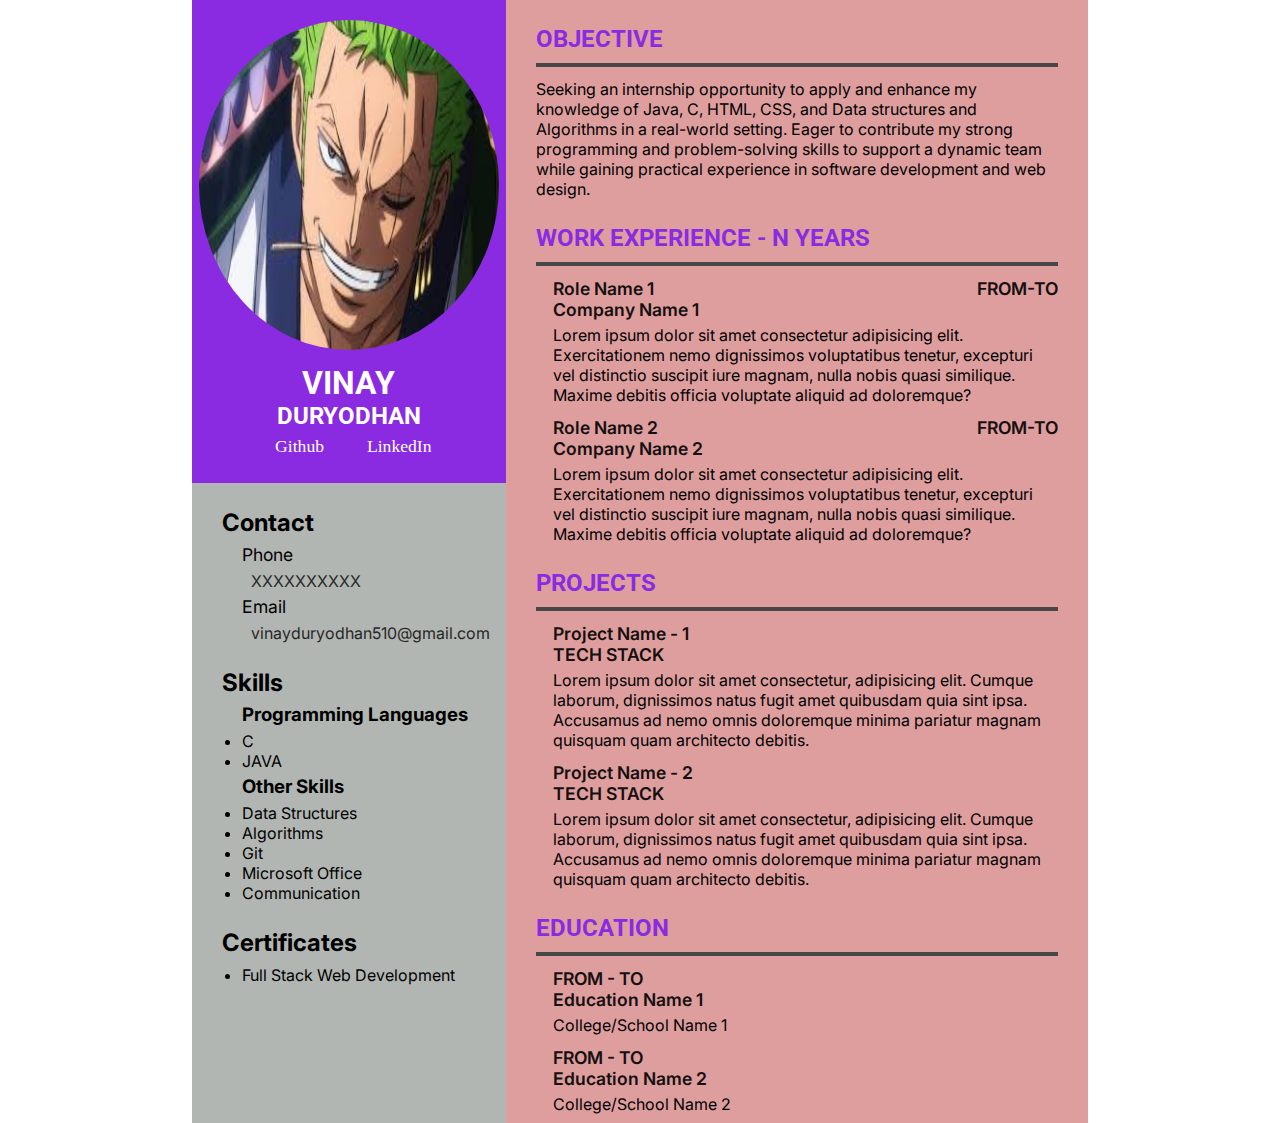
<file: 1-Resume_Project/index.html>
<!DOCTYPE html>
<html lang="en">
<head>
    <meta charset="UTF-8">
    <meta name="viewport" content="width=device-width, initial-scale=1.0">
    <title>Resume_Project</title>
    <link rel="stylesheet" href="style.css">
    <link rel="stylesheet" href="https://cdnjs.cloudflare.com/ajax/libs/font-awesome/6.4.2/css/all.min.css" integrity="sha512-z3gLpd7yknf1YoNbCzqRKc4qyor8gaKU1qmn+CShxbuBusANI9QpRohGBreCFkKxLhei6S9CQXFEbbKuqLg0DA==" crossorigin="anonymous" referrerpolicy="no-referrer" />
    <link rel="preconnect" href="https://fonts.googleapis.com">
    <link rel="preconnect" href="https://fonts.gstatic.com" crossorigin>
    <link href="https://fonts.googleapis.com/css2?family=Roboto&display=swap" rel="stylesheet">
    <link rel="preconnect" href="https://fonts.googleapis.com">
    <link rel="preconnect" href="https://fonts.gstatic.com" crossorigin>
    <link href="https://fonts.googleapis.com/css2?family=Inter&display=swap" rel="stylesheet">
</head>
<body>
    <div class="page">
        <div class="left">
            <div class="head">
                <img class="profile_photo" src="anime.jpg" alt="profile_photo">
                <h1>VINAY</h1>
                <h2>DURYODHAN</h2>
                <span><i class="fa-brands fa-github"></i><a href="https://github.com/Vinay14Newbie">Github</a></span>
                <span><i class="fa-brands fa-linkedin-in"></i><a href="
                    https://www.linkedin.com/in/vinay-duryodhan-53524b273/">LinkedIn</a></span>
            </div>
            <div class="main">
                <div class="contact">
                    <h2>Contact</h2>
                    <p class="contact_detail">Phone</p>
                    <p class="contact_detail--main">
                        <i class="fa-solid fa-phone"></i>XXXXXXXXXX
                    </p>
                    <p class="contact_detail">
                        Email
                    </p>
                    <p class="contact_detail--main">
                        <i class="fa-solid fa-envelope"></i>
                        vinayduryodhan510@gmail.com
                    </p>
                </div>
                <div class="skill">
                    <h2>Skills</h2>
                    <h3>Programming Languages</h3>
                    <ul>
                        <li>C</li>
                        <li>JAVA</li>
                    </ul>
                    <h3>Other Skills</h3>
                    <ul>
                        <li>Data Structures</li>
                        <li>Algorithms</li>
                        <li>Git</li>
                        <li>Microsoft Office</li>
                        <li>Communication</li>
                    </ul>
                </div>
                <div class="certificates">
                    <h2>Certificates</h2>
                    <ul>
                        <li>Full Stack Web Development</li>
                    </ul>
                </div>
            </div>
        </div>
        <div class="right">
            <div class="objective">
                <h2>OBJECTIVE</h2>
                <hr>
                <p>Seeking an internship opportunity to apply and enhance my knowledge of Java, C, HTML, CSS, and Data structures and Algorithms in a real-world setting. Eager to contribute my strong programming and problem-solving skills to support a dynamic team while gaining practical experience in software development and web design.</p>
            </div>
            <div class="work_exp">
                <h2>WORK EXPERIENCE - N YEARS</h2>
                <hr>
                <div class="roll_name_1">
                    <div>
                    <i class="fa-solid fa-circle-arrow-right"></i>
                    </div>
                    <div>
                        <div class="roll_name_1_heading">
                            <p>Role Name 1 <br> Company Name 1</p>
                            <p>FROM-TO</p>
                        </div>
                        <p class="roll_name_1_main">
                            Lorem ipsum dolor sit amet consectetur adipisicing elit. Exercitationem nemo dignissimos voluptatibus tenetur, excepturi vel distinctio suscipit iure magnam, nulla nobis quasi similique. Maxime debitis officia voluptate aliquid ad doloremque?
                        </p>
                    </div>
                </div>
                <div class="roll_name_2">
                    <div>
                        <i class="fa-solid fa-circle-arrow-right"></i>
                    </div>
                    <div>
                        <div class="roll_name_2_heading">
                            <p>Role Name 2 <br> Company Name 2</p>
                            <p>FROM-TO</p>
                        </div>
                        <p class="roll_name_2_main">
                            Lorem ipsum dolor sit amet consectetur adipisicing elit. Exercitationem nemo dignissimos voluptatibus tenetur, excepturi vel distinctio suscipit iure magnam, nulla nobis quasi similique. Maxime debitis officia voluptate aliquid ad doloremque?
                        </p>
                    </div>
                </div>
            </div>
            <div class="project">
                <h2>PROJECTS</h2>
                <hr>
                <div class="project_name_1">
                    <div>
                        <i class="fa-solid fa-circle-arrow-right"></i>
                    </div>
                    <div>
                        <p class="project_subheading-1">Project Name - 1 <br> TECH STACK</p>
                        <p>Lorem ipsum dolor sit amet consectetur, adipisicing elit. Cumque laborum, dignissimos natus fugit amet quibusdam quia sint ipsa. Accusamus ad nemo omnis doloremque minima pariatur magnam quisquam quam architecto debitis.</p>
                    </div>
                </div>
                <div class="project_name_2">
                    <div>
                        <i class="fa-solid fa-circle-arrow-right"></i>
                    </div>
                    <div>
                        <p class="project_subheading-2">Project Name - 2 <br> TECH STACK</p>
                        <p>Lorem ipsum dolor sit amet consectetur, adipisicing elit. Cumque laborum, dignissimos natus fugit amet quibusdam quia sint ipsa. Accusamus ad nemo omnis doloremque minima pariatur magnam quisquam quam architecto debitis.</p>
                    </div>
                </div>
            </div>
            <div class="education">
                <h2>EDUCATION</h2>
                <hr>
                <div class="education-1">
                    <div>
                        <i class="fa-solid fa-circle-arrow-right"></i>
                    </div>
                    <div>
                        <p class="education_subheading-1">FROM - TO <br> Education Name 1</p>
                        <p>College/School Name 1</p>
                    </div>
                </div>
                <div class="education-2">
                    <div>
                        <i class="fa-solid fa-circle-arrow-right"></i>
                    </div>
                    <div>
                    <p class="education_subheading-2">FROM - TO <br> Education Name 2</p>
                    <p>College/School Name 2</p>
                </div>
                </div>
            </div>
        </div>
    </div>
</body>
</html>
</file>
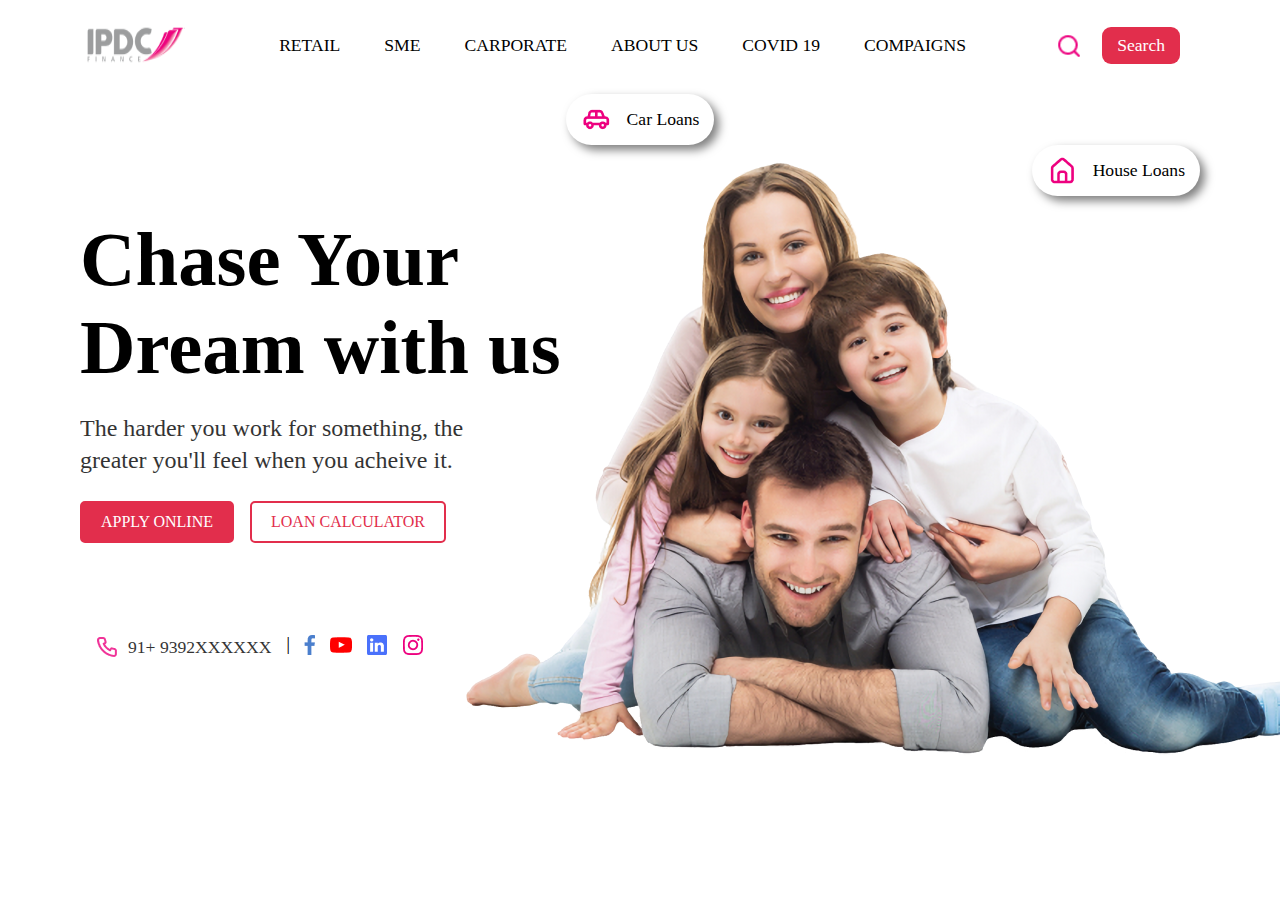
<file: 2-Web_Page_Clone/index.html>
<!DOCTYPE html>
<html lang="en">
<head>
    <meta charset="UTF-8">
    <meta name="viewport" content="width=device-width, initial-scale=1.0">
    <title>Web-page Clone</title>
    <link rel="stylesheet" href="style.css">
</head>
<body>
    <div class="page">
        <div class="main">
            <header>
                <img src="assets/website-logo.png" alt="website-logo">
                <nav>
                    <ul>
                        <li>RETAIL</li>
                        <li>SME</li>
                        <li>CARPORATE</li>
                        <li>ABOUT US</li>
                        <li>COVID 19</li>
                        <li>COMPAIGNS</li>
                    </ul>
                </nav>
                <div class="search">
                    <img src="assets/search-icon.png" alt="search-icon">
                    <div class="search_button">Search</div>
                </div>
            </header>
            <div class="car_loan">
                <div>
                    <img src="assets/car.png" alt="car">
                    <span>Car Loans</span>
                </div>
            </div>
            <div class="house_loan">
                <div>
                    <img src="assets/House.png" alt="house_loan">
                    <span>House Loans</span>
                </div>
            </div>

            <main>
                <div class="content">
                    <h1>Chase Your <br> Dream with us</h1>
                    <p>The harder you work for something, the <br> greater you'll feel when you acheive it.</p>
                    <div class="buttons">
                        <div class="btn btn-1">APPLY ONLINE</div>
                        <div class="btn btn-2">LOAN CALCULATOR</div>
                    </div>
                </div>
            </main>
            <footer>
                <div class="contact">
                    <img src="assets/phone.png" alt="phone">
                    91+ 9392XXXXXX
                </div>
                <p>|</p>
                <div class="social_media">
                    <img src="assets/facebook.png" alt="facebook">
                    <img src="assets/youtube.png" alt="youtube">
                    <img src="assets/linkedin.png" alt="linkedin">
                    <img src="assets/instagram.png" alt="instagram">
                </div>
            </footer>
        </div>
    </div>
</body>
</html>
</file>
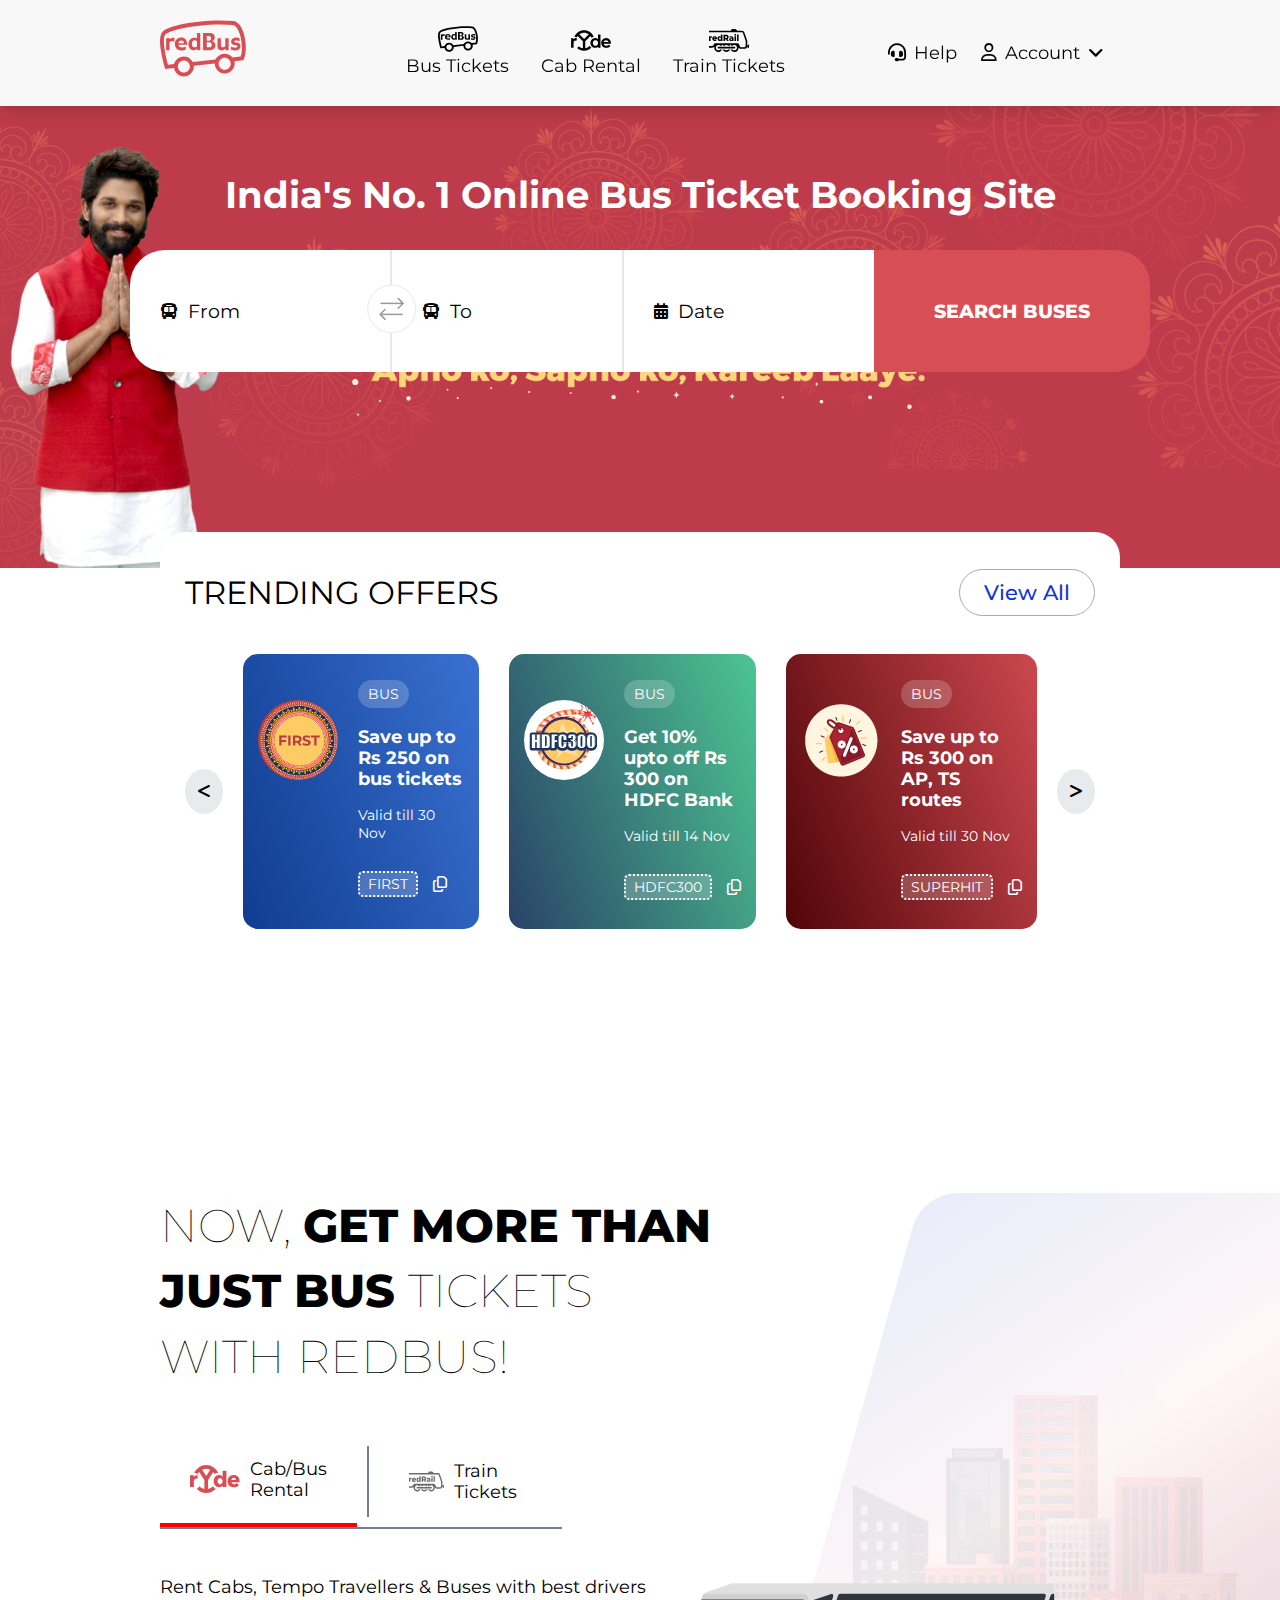
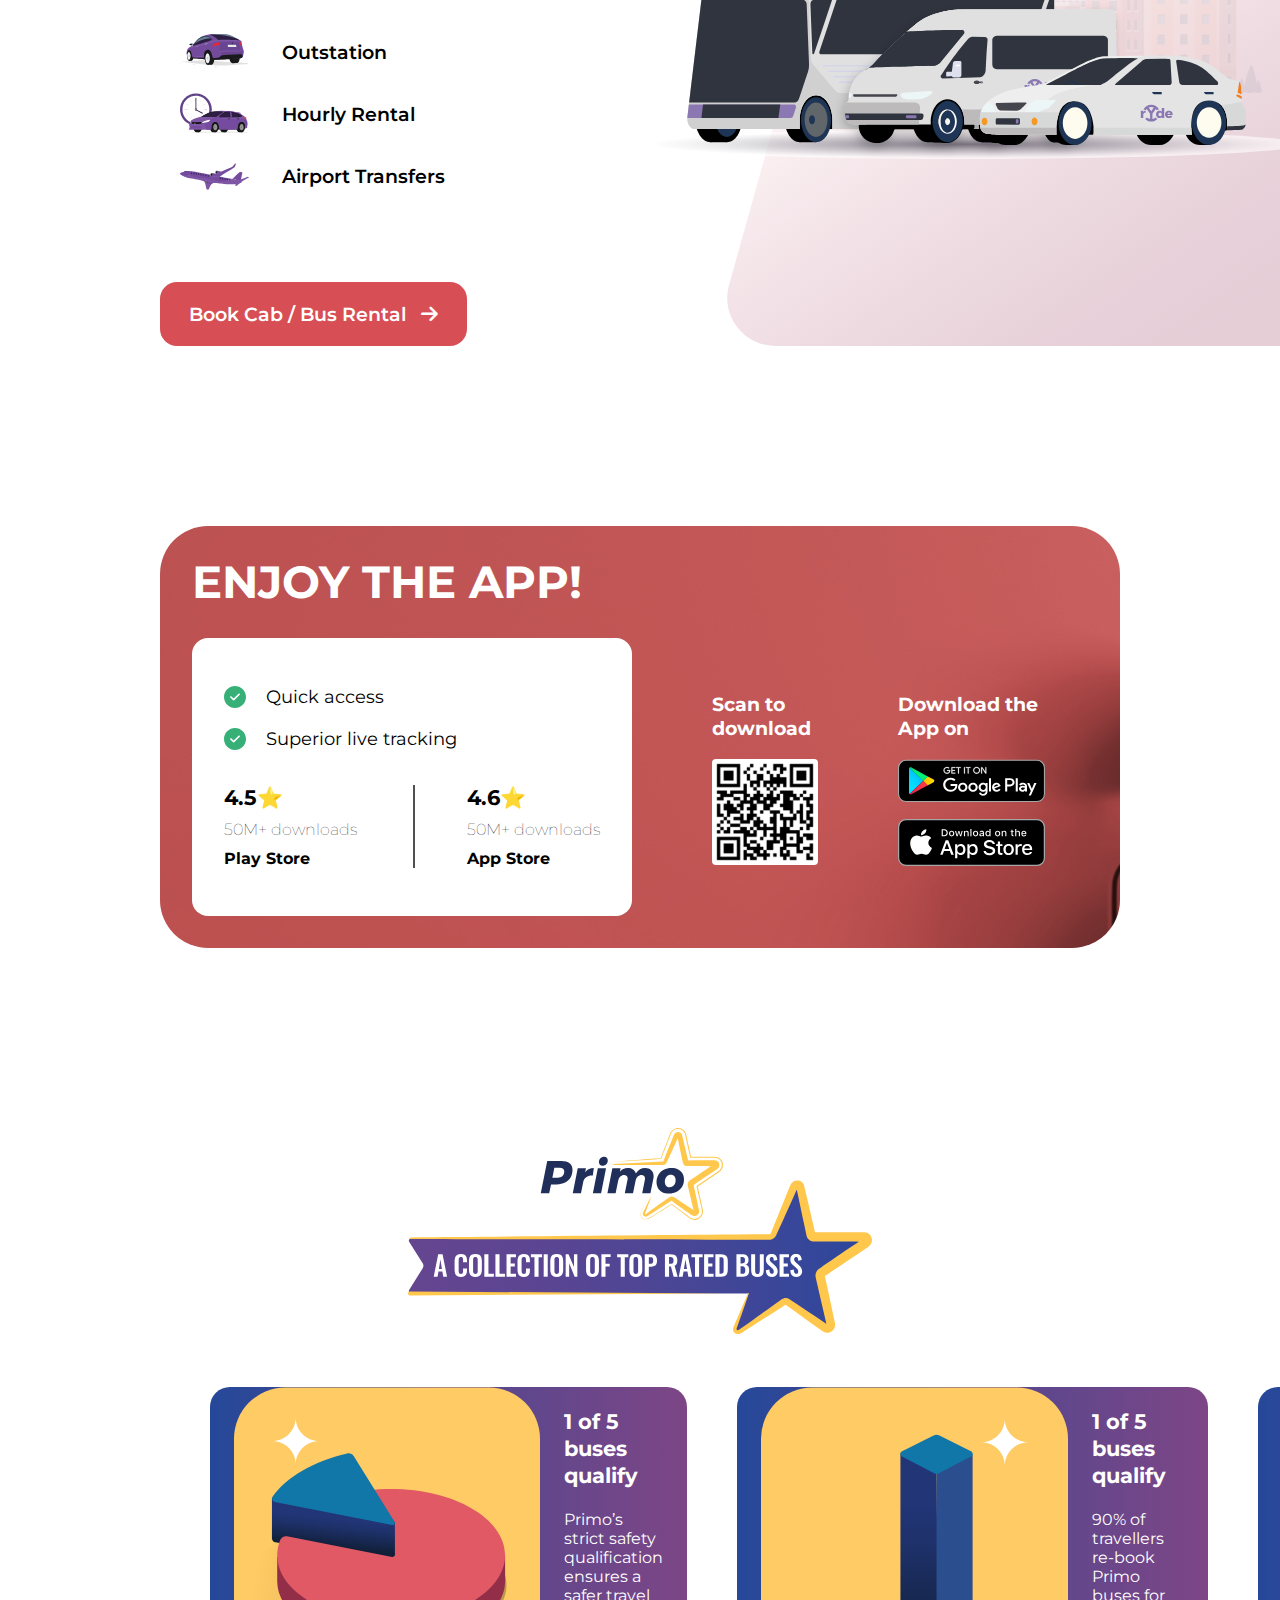
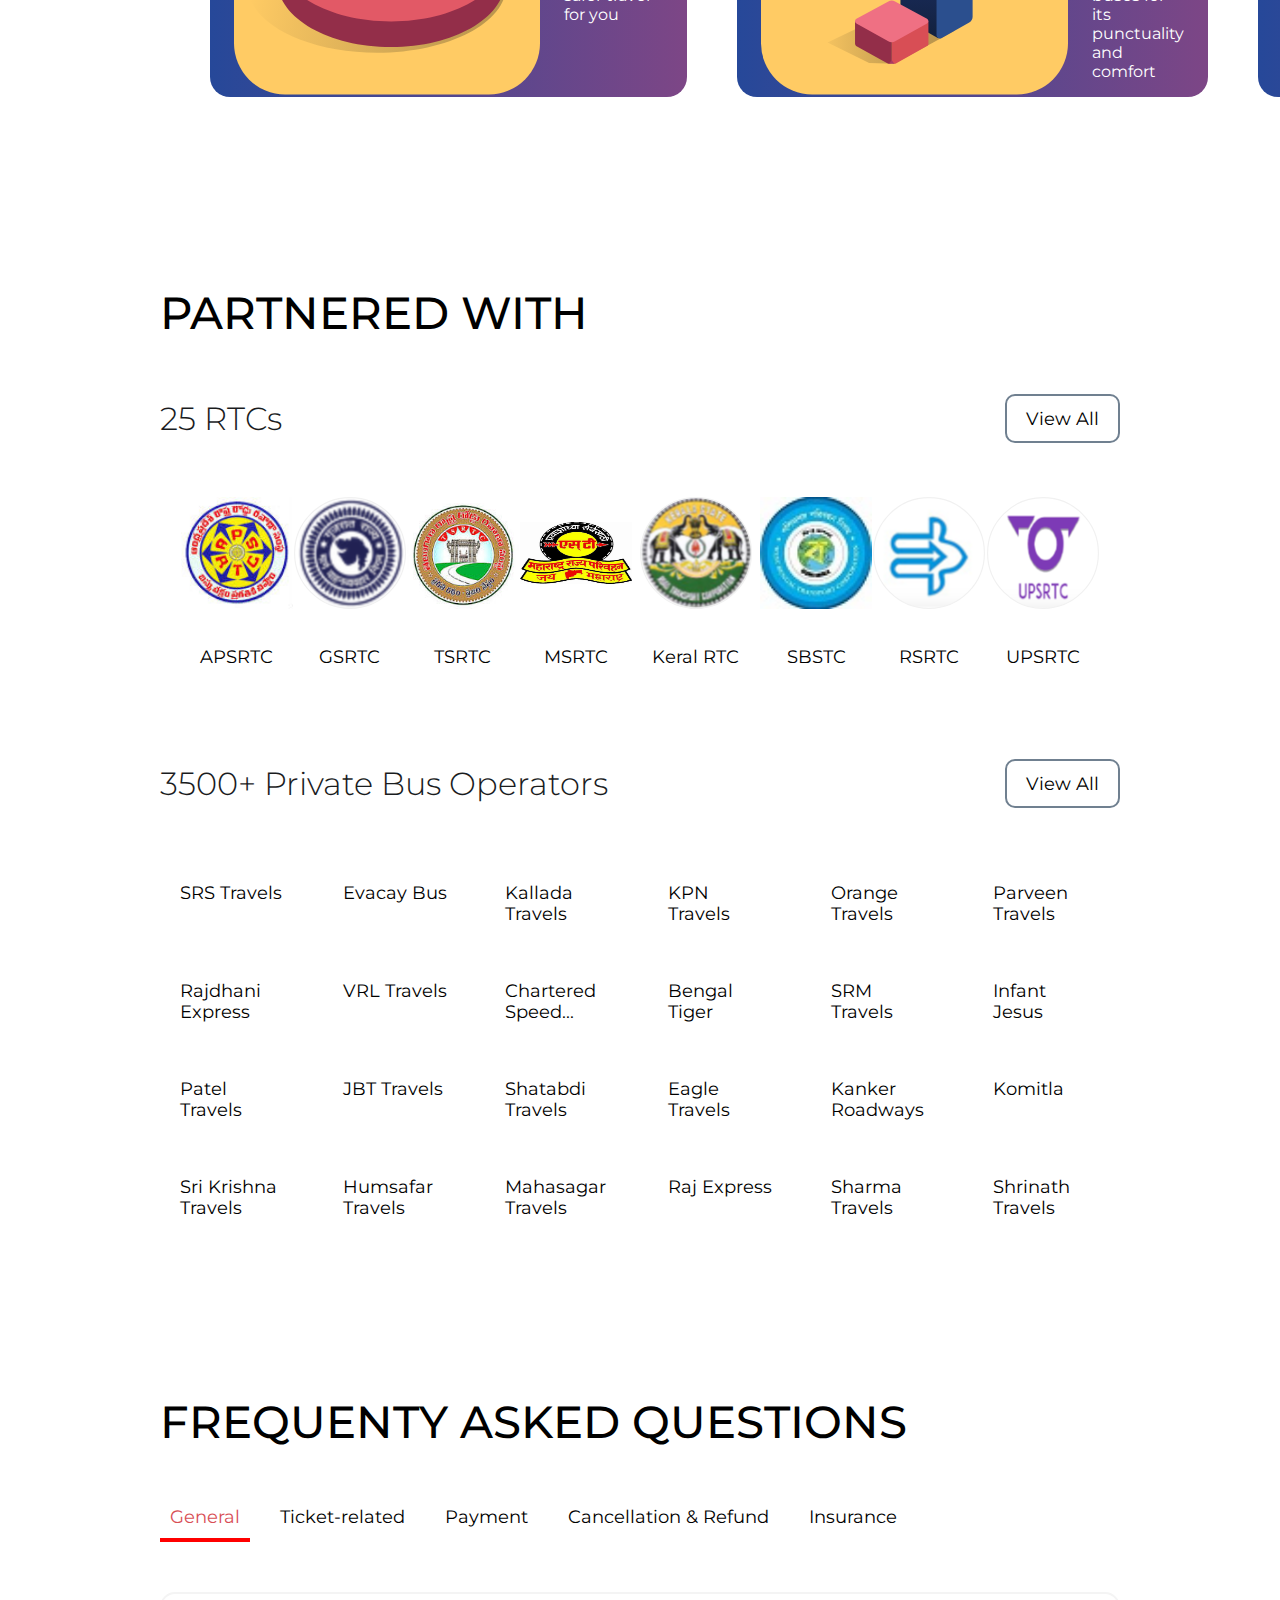
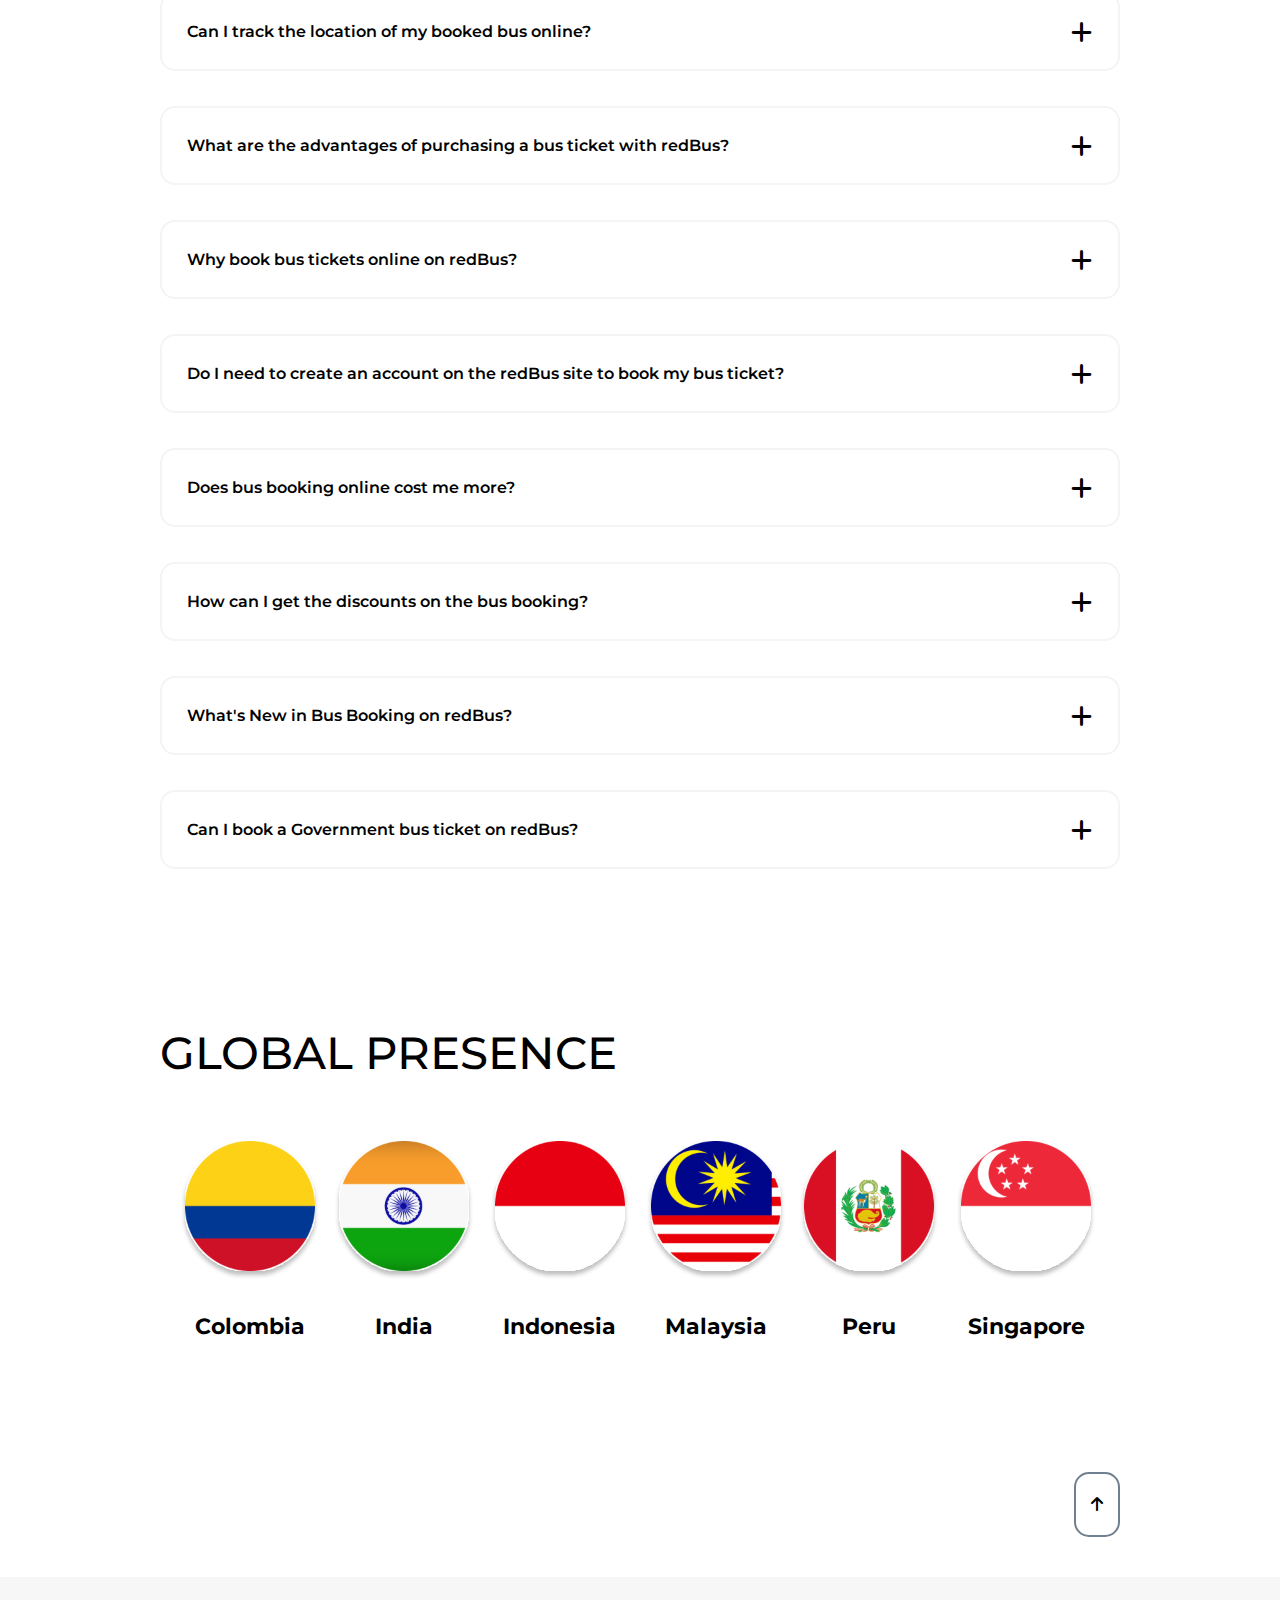
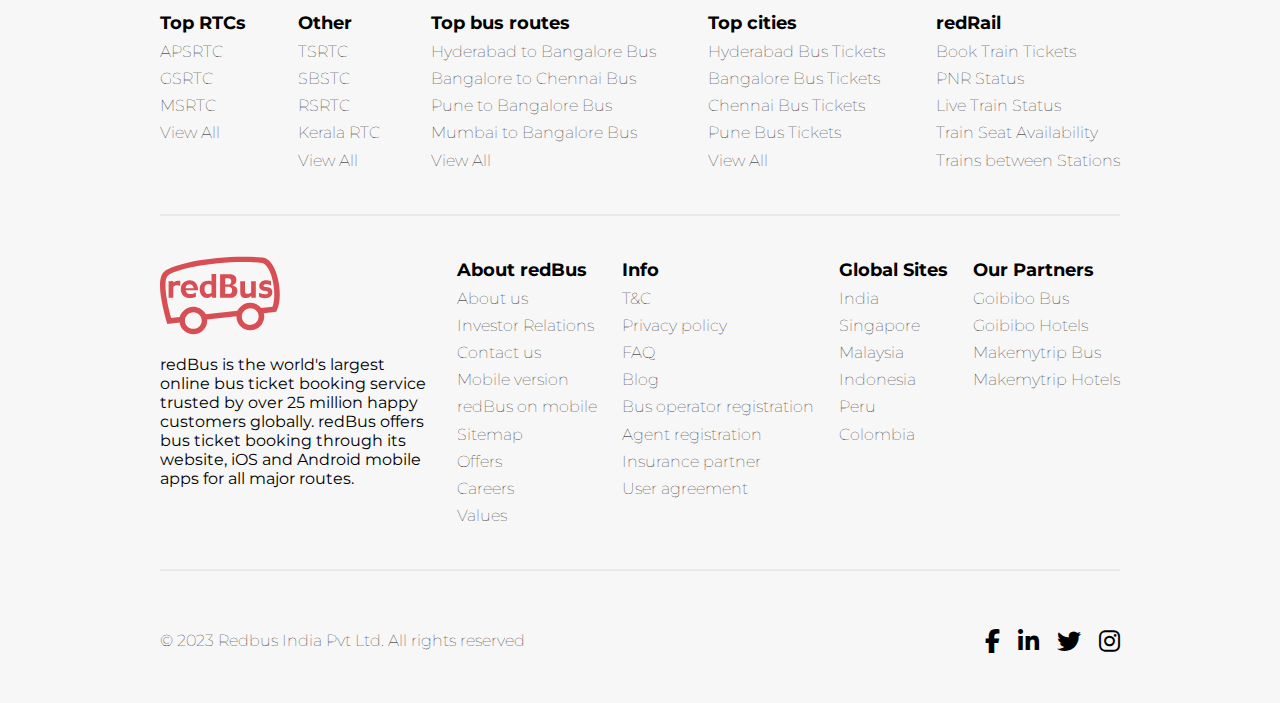
<file: 3-Red_Bus_Clone/index.html>
<!DOCTYPE html>
<html lang="en">
<head>
    <meta charset="UTF-8">
    <meta name="viewport" content="width=device-width, initial-scale=1.0">
    <title>Document</title>
    <link rel="stylesheet" href="style.css">
    <link rel="stylesheet" href="https://cdnjs.cloudflare.com/ajax/libs/font-awesome/6.4.2/css/all.min.css">
    <link rel="preconnect" href="https://fonts.googleapis.com">
    <link rel="preconnect" href="https://fonts.gstatic.com" crossorigin>
    <link href="https://fonts.googleapis.com/css2?family=Montserrat:wght@500&display=swap" rel="stylesheet">
</head>
<body>
    <!-- navbar starts here -->
    <nav class="nav">
        <div class="left">
            <!-- logo -->
            <div class="logo">
                <img src="./assets/redbus-logo.svg" alt="logo">
            </div>

            <!-- nav items -->
            <div class="nav_items">
                <div class="bus_tickets">
                    <img src="./assets/redbus-logo.svg" alt="">
                    <span>Bus Tickets</span>
                </div>
                <div class="cab_rental">
                    <img src="./assets/ryde_vertical.svg" alt="ryde">
                    <span>Cab Rental</span>
                </div>
                <div class="train_tickets">
                    <img src="./assets/rail_vertical.svg" alt="rail_vertical">
                    <span>Train Tickets</span>
                </div>
            </div>
        </div>

        <!-- nav account -->
        <div class="right">
            <div class="item">
                <i class="fa-solid fa-headset"></i>
                <span>Help</span>
            </div>
            <div class="item">
                <i class="fa-regular fa-user"></i>
                <span>Account</span>
                <i class="fa-solid fa-angle-down mt-1"></i>
            </div>
        </div>
    </nav>
    <!-- navbar ends here -->


    <!-- header starts here -->
    <header>
        <div class="wrapper">
            <div class="heading">India's No. 1 Online Bus Ticket Booking Site</div>
            <div class="search">
                <div class="search_deep">
                    <div class="item from">
                        <div class="in">
                            <i class="fa-solid fa-bus m-2.5 text-slate-600"></i>
                            <p>From</p>
                        </div>
                    </div>
                    <div class="item to">
                        <div class="two_arrow">
                            <img class="" src="./assets/arrow_two_sided.png" alt="">
                        </div>
                        <div class="in">
                            <i class="fa-solid fa-bus m-2.5 text-slate-600"></i>
                            <p>To</p>
                        </div>
                    </div>
                    <div class="item date">
                        <div class="in">
                            <i class="fa-solid fa-calendar-days m-2.5 text-slate-600"></i>
                            <p>Date</p>
                        </div>
                    </div>
                </div>
                <div class="search_b">
                    <p>SEARCH BUSES</p>
                </div>
            </div>
            <div class="trending_offers--wrapper">
                <div class="trending_offers">
                    <div class="trending_heading">
                        <h1>TRENDING OFFERS</h1>
                        <div class="btn">View All</div>
                    </div>
                    <div class="trending_cards">
                        <div class="two_arrow left_arrow btn"><i class="fa-solid fa-greater-than fa-rotate-180"></i></i></div>
                        <div class="trending_cards_set">
                            <div class="first_card">
                                <div class="first_card_img">
                                    <img src="./assets/first_offers.png" alt="">
                                </div>
                                <div class="first_card_content">
                                    <div class="card_content--top">BUS</div>
                                    <p class="card_content--data">Save up to Rs 250 on bus tickets</p>
                                    <p class="card_unimp">Valid till 30 Nov</p>
                                    <div class="card_bottom">
                                        <p class="card_bottom--coupon">FIRST</p>
                                        <i class="fa-regular hover:cursor-pointer fa-copy text-lg btn"></i>
                                    </div>
                                </div>
                            </div>
                            <div class="first_card second_card">
                                <div class="first_card_img">
                                    <img src="./assets/second_offers.png" alt="">
                                </div>
                                <div class="first_card_content">
                                    <div class="card_content--top">BUS</div>
                                    <p class="card_content--data">Get 10% upto off Rs 300 on HDFC Bank</p>
                                    <p class="card_unimp">Valid till 14 Nov</p>
                                    <div class="card_bottom">
                                        <p class="card_bottom--coupon">HDFC300</p>
                                        <i class="fa-regular hover:cursor-pointer fa-copy text-lg btn"></i>
                                    </div>
                                </div>
                            </div>
                            <div class="first_card third_card">
                                <div class="first_card_img">
                                    <img src="./assets/third_offers.png" alt="">
                                </div>
                                <div class="first_card_content">
                                    <div class="card_content--top">BUS</div>
                                    <p class="card_content--data">Save up to Rs 300 on AP, TS routes</p>
                                    <p class="card_unimp">Valid till 30 Nov</p>
                                    <div class="card_bottom">
                                        <p class="card_bottom--coupon">SUPERHIT</p>
                                        <i class="fa-regular hover:cursor-pointer fa-copy text-lg btn"></i>
                                    </div>
                                </div>
                            </div>
                        </div>
                        <div class="two_arrow right_arrow btn"><i class="fa-solid fa-greater-than"></i></i></div>
                    </div>
                </div>
            </div>
        </div>
    </header>


    <!-- main section -->
    <main>
        <!-- section 1 | get more than red bus -->
        <section class="first_section">
            <!-- left -->
            <div class="left">
                <p class="first_section__left--heading">now, <span class="">get more than <br> just bus </span>tickets with redbus!</p>
                <div class="first_section_left--content">
                    <div class="buttons">
                        <div class="first_button first_button--first">
                            <div class="">
                                <img class="" src="./assets/ryde_red.svg" alt="">
                                <p class="">Cab/Bus Rental</p>
                            </div>
                        </div>
                        <div class="border_first--section"></div>
                        <div class="first_button first_button--second">
                            <div class="">
                                <img class="" src="./assets/rail_vertical.svg" alt="">
                                <p class="">Train Tickets</p>
                            </div>
                        </div>
                    </div>
                </div>
                <p class="first_section_left--subheading">Rent Cabs, Tempo Travellers & Buses with best drivers</p>
                <div class="first_section_left--options">
                    <div class="first_section_left--options--">
                        <img class="" src="./assets/ryde_car_1st.svg" alt="">
                        <span>Outstation</span>
                    </div>
                    <div class="first_section_left--options--">
                        <img class="" src="./assets/ryde_car_hourly_2nd.svg" alt="">
                        <span>Hourly Rental</span>
                    </div>
                    <div class="first_section_left--options-- airport_transport">
                        <img class="" src="./assets/ryde_airport_transport_3rd.svg" alt="">
                        <span>Airport Transfers</span>
                    </div>
                </div>
                <div class="first_section--button btn">
                    <span>Book Cab / Bus Rental</span>
                    <i class="fa-solid fa-arrow-right"></i>
                </div>
            </div>
            <!-- right -->
            <div class="first_section--right">
                <img class="" src="./assets/cars_sec_1.svg" alt="">
            </div>
        </section>
        <!-- section 1 ends here -->

        <!-- section-2 | enjoy the app -->
        <section class="second_section">
            <div class="second_section--wrapper">
                <h1 class="second_section--heading">ENJOY THE APP!</h1>
                <div class="second_section--content">
                    <!-- first card -->
                    <div class="second_section--first_card">
                        <div class="second_section--first_card--head">
                            <img class="" src="./assets/green_tick.svg" alt="">
                            <span class="">Quick access</span>
                        </div>
                        <div class="second_section--first_card--head second_section--first_card--head--second">
                            <img class="" src="./assets/green_tick.svg" alt="">
                            <span class="">Superior live tracking</span>
                        </div>
                        <div class="second_section--first_card--content">
                            <div>
                                <div class="rating">4.5<span class="">&#11088;</span></div>
                                <div class="fiftyM">50M+ downloads</div>
                                <div class="">Play Store</div>
                            </div>
                            <div class="second_section--first_card--content--break_point"></div>
                            <div>
                                <div class="rating">4.6<span class="">&#11088;</span></div>
                                <div class="fiftyM">50M+ downloads</div>
                                <div class="">App Store</div>
                            </div>
                        </div>
                    </div>
                    <div class="second_section--second_card">
                        <!-- second card -->
                        <div class="second_section--second_card--first">
                            <p class="second_section--second_card--heading">Scan to <br>download</p>
                            <img src="./assets/qrCode.svg" alt="">
                        </div>
                        <!-- third card -->
                        <div class="second_section--second_card--second">
                            <p class="second_section--second_card--heading">Download the <br> App on</p>
                            <img class="btn" src="./assets/playStore.svg" alt="">
                            <img class="btn" src="./assets/appStore.svg" alt="">
                        </div>
                    </div>
                </div>
            </div>
        </section>
        <!-- section 2 ends here -->

        <!-- section 3 | primo -->
        <section class="third_section">
            <div class="primo_banner">
                <img src="./assets/primoTopBanner.svg" alt="">
            </div>
            <div class="third_section_cards">
                <div class="primo_card1 btn-no">
                    <img src="./assets/primoSubImg1.svg" alt="">
                    <div class="primo_card1--content">
                        <p class="primo_card1--content--heading">1 of 5 buses qualify</p>
                        <p class="primo_card1--content--content">Primo’s strict safety qualification ensures a safer travel for you</p>
                    </div>
                </div>
                <div class="primo_card1 btn-no">
                    <img src="./assets/primoSubImg2.svg" alt="">
                    <div class="primo_card1--content">
                        <p class="primo_card1--content--heading">1 of 5 buses qualify</p>
                        <p class="primo_card1--content--content">90% of travellers re-book Primo buses for its punctuality and comfort</p>
                    </div>
                </div>
                <div class="primo_card1 btn-no">
                    <img src="./assets/primoSubImg3.svg" alt="">
                    <div class="primo_card1--content">
                        <p class="primo_card1--content--heading">9 Lac+ monthly travellers</p>
                        <p class="primo_card1--content--content">In 2022, 9 Lac+ people traveled with Primo every month</p>
                    </div>
                </div>
            </div>
        </section>
        <!-- section 3 ends here -->

        <!-- section 4 | partnered with -->
        <section class="fourth_section">
            <h1>PARTNERED WITH</h1>
            <section class="fourth_section--first">
                <div>
                    <div class="fourth_section__first--head">
                        <p class="fourth_section__first--head--first">25 RTCs</p>
                        <p class="fourth_section__first--head--second btn">View All</p>
                    </div>
                    <div class="fourth_section__first--content">
                        <div class="fourth_section__first--head__content--card">
                            <img src="./assets/APSRTC.png" alt="">
                            <p class="travel_connections">APSRTC</p>
                        </div>
                        <div class="fourth_section__first--head__content--card">
                            <img src="./assets/gsrtc.svg" alt="">
                            <p class="travel_connections">GSRTC</p>
                        </div>
                        <div class="fourth_section__first--head__content--card">
                            <img src="./assets/TSRTC.png" alt="">
                            <p class="travel_connections">TSRTC</p>
                        </div>
                        <div class="fourth_section__first--head__content--card">
                            <img src="./assets/msrtc.png" alt="">
                            <p class="travel_connections">MSRTC</p>
                        </div>
                        <div class="fourth_section__first--head__content--card">
                            <img src="./assets/KERALA-RTC.svg" alt="">
                            <p class="travel_connections">Keral RTC</p>
                        </div>
                        <div class="fourth_section__first--head__content--card">
                            <img src="./assets/SBSTC.png" alt="">
                            <p class="travel_connections">SBSTC</p>
                        </div>
                        <div class="fourth_section__first--head__content--card">
                            <img src="./assets/RSRTC.svg" alt="">
                            <p class="travel_connections">RSRTC</p>
                        </div>
                        <div class="fourth_section__first--head__content--card">
                            <img src="./assets/UPSRTC.svg" alt="">
                            <p class="travel_connections">UPSRTC</p>
                        </div>
                    </div>
                </div>
            </section>
            <section class="fourth_section--second">
                <div class="fourth_section__first--head">
                    <p class="fourth_section__first--head--first">3500+ Private Bus Operators</p>
                    <p class="fourth_section__first--head--second btn">View All</p>
                </div>
                <div class="travel_connection--list">
                    <div class="travel_connections">SRS Travels</div>
                    <div class="travel_connections">Evacay Bus</div>
                    <div class="travel_connections">Kallada Travels</div>
                    <div class="travel_connections">KPN Travels</div>
                    <div class="travel_connections">Orange Travels</div>
                    <div class="travel_connections">Parveen Travels</div>
                    <div class="travel_connections">Rajdhani Express</div>
                    <div class="travel_connections">VRL Travels</div>
                    <div class="travel_connections">Chartered Speed...</div>
                    <div class="travel_connections">Bengal Tiger</div>
                    <div class="travel_connections">SRM Travels</div>
                    <div class="travel_connections">Infant Jesus</div>
                    <div class="travel_connections">Patel Travels</div>
                    <div class="travel_connections">JBT Travels</div>
                    <div class="travel_connections">Shatabdi Travels</div>
                    <div class="travel_connections">Eagle Travels</div>
                    <div class="travel_connections">Kanker Roadways</div>
                    <div class="travel_connections">Komitla</div>
                    <div class="travel_connections">Sri Krishna Travels</div>
                    <div class="travel_connections">Humsafar Travels</div>
                    <div class="travel_connections">Mahasagar Travels</div>
                    <div class="travel_connections">Raj Express</div>
                    <div class="travel_connections">Sharma Travels</div>
                    <div class="travel_connections">Shrinath Travels</div>
                </div>
            </section>
        </section>
        <!-- section 4 ends here -->

        <!-- section 5 | FAQ -->
        <section class="fifth_section">
            <h1>FREQUENTY ASKED QUESTIONS</h1>
            <div class="faq_content">
                <p>General</p>
                <p>Ticket-related</p>
                <p>Payment</p>
                <p>Cancellation & Refund</p>
                <p>Insurance</p>
            </div>
            <div class="faq">
                <div class="fa1_qs">
                    <p>Can I track the location of my booked bus online?</p>
                    <i class="fa-solid fa-plus"></i>
                </div>
                <div class="fa1_qs">
                    <p>What are the advantages of purchasing a bus ticket with redBus?</p>
                    <i class="fa-solid fa-plus"></i>
                </div>
                <div class="fa1_qs">
                    <p>Why book bus tickets online on redBus?</p>
                    <i class="fa-solid fa-plus"></i>
                </div>
                <div class="fa1_qs">
                    <p>Do I need to create an account on the redBus site to book my bus ticket?</p>
                    <i class="fa-solid fa-plus"></i>
                </div>
                <div class="fa1_qs">
                    <p>Does bus booking online cost me more?</p>
                    <i class="fa-solid fa-plus"></i>
                </div>
                <div class="fa1_qs">
                    <p>How can I get the discounts on the bus booking?</p>
                    <i class="fa-solid fa-plus"></i>
                </div>
                <div class="fa1_qs">
                    <p>What's New in Bus Booking on redBus?</p>
                    <i class="fa-solid fa-plus"></i>
                </div>
                <div class="fa1_qs">
                    <p>Can I book a Government bus ticket on redBus?</p>
                    <i class="fa-solid fa-plus"></i>
                </div>
            </div>
        </section>
        <!-- section 5 ends here -->

        <!-- section 6 | global presence -->
        <section class="sixth_section">
            <h1>GLOBAL PRESENCE</h1>
            <div class="countries">
                <div class="country">
                    <img src="./assets/Colombia.svg" alt="">
                    <p>Colombia</p>
                </div>
                <div class="country">
                    <img src="./assets/India.svg" alt="">
                    <p>India</p>
                </div>
                <div class="country">
                    <img src="./assets/Indonesia.svg" alt="">
                    <p>Indonesia</p>
                </div>
                <div class="country">
                    <img src="./assets/Malaysia.svg" alt="">
                    <p>Malaysia</p>
                </div>
                <div class="country">
                    <img src="./assets/Peru.svg" alt="">
                    <p>Peru</p>
                </div>
                <div class="country">
                    <img src="./assets/Singapore.svg" alt="">
                    <p>Singapore</p>
                </div>
            </div>
        </section>
        <!-- section 6 ends here -->


        <!-- get above arrow -->
        <div class="above_arrow_wrapper">
            <div class="above_arrow btn">
                <i class="fa-solid fa-arrow-up animate-bounce"></i>
            </div>
        </div>
    </main>
    <!-- main section ends here -->


    <!-- footer starts here -->
    <footer>
        <div class="footer--first">
            <div class="footer_first--h">
                <div class="footer_h">Top RTCs</div>
                <div class="footer_p">APSRTC</div>
                <div class="footer_p">GSRTC</div>
                <div class="footer_p">MSRTC</div>
                <div class="footer_p">View All</div>
            </div>
            <div class="footer_first--h">
                <div class="footer_h">Other</div>
                <div class="footer_p">TSRTC</div>
                <div class="footer_p">SBSTC</div>
                <div class="footer_p">RSRTC</div>
                <div class="footer_p">Kerala RTC</div>
                <div class="footer_p">View All</div>
            </div>
            <div class="footer_first--h">
                <div class="footer_h">Top bus routes</div>
                <div class="footer_p">Hyderabad to Bangalore Bus</div>
                <div class="footer_p">Bangalore to Chennai Bus</div>
                <div class="footer_p">Pune to Bangalore Bus</div>
                <div class="footer_p">Mumbai to Bangalore Bus</div>
                <div class="footer_p">View All</div>                
            </div>
            <div class="footer_first--h">
                <div class="footer_h">Top cities</div>
                <div class="footer_p">Hyderabad Bus Tickets</div>
                <div class="footer_p">Bangalore Bus Tickets</div>
                <div class="footer_p">Chennai Bus Tickets</div>
                <div class="footer_p">Pune Bus Tickets</div>
                <div class="footer_p">View All</div>

            </div>
            <div class="footer_first--h">
                <div class="footer_h">redRail</div>
                <div class="footer_p">Book Train Tickets</div>
                <div class="footer_p">PNR Status</div>
                <div class="footer_p">Live Train Status</div>
                <div class="footer_p">Train Seat Availability</div>
                <div class="footer_p">Trains between Stations</div>
            </div>
        </div>
        <div class="footer_border"></div>
        <div class="footer--second">
            <div class="footer_first--h">
                <img src="./assets/redbus-logo.svg" alt="">
                <p class="footer_p--">redBus is the world's largest online bus ticket booking service trusted by over 25 million happy customers globally. redBus offers bus ticket booking through its website, iOS and Android mobile apps for all major routes.</p>
            </div>
            <div>
                <div class="footer_h">About redBus</div>
                <div class="footer_p">About us</div>
                <div class="footer_p">Investor Relations</div>
                <div class="footer_p">Contact us</div>
                <div class="footer_p">Mobile version</div>
                <div class="footer_p">redBus on mobile</div>
                <div class="footer_p">Sitemap</div>
                <div class="footer_p">Offers</div>
                <div class="footer_p">Careers</div>
                <div class="footer_p">Values</div>
            </div>
            <div>
                <div class="footer_h">Info</div>
                <div class="footer_p">T&C</div>
                <div class="footer_p">Privacy policy</div>
                <div class="footer_p">FAQ</div>
                <div class="footer_p">Blog</div>
                <div class="footer_p">Bus operator registration</div>
                <div class="footer_p">Agent registration</div>
                <div class="footer_p">Insurance partner</div>
                <div class="footer_p">User agreement</div>
            </div>
            <div>
                <div class="footer_h">Global Sites</div>
                <div class="footer_p">India</div>
                <div class="footer_p">Singapore</div>
                <div class="footer_p">Malaysia</div>
                <div class="footer_p">Indonesia</div>
                <div class="footer_p">Peru</div>
                <div class="footer_p">Colombia</div>
            </div>
            <div>
                <div class="footer_h">Our Partners</div>
                <div class="footer_p">Goibibo Bus</div>
                <div class="footer_p">Goibibo Hotels</div>
                <div class="footer_p">Makemytrip Bus</div>
                <div class="footer_p">Makemytrip Hotels</div>
            </div>
        </div>
        <div class="footer_border"></div>
        <div class="footer--third">
            <p class="footer_p">&copy; 2023 Redbus India Pvt Ltd. All rights reserved</p>
            <div>
                <i class="fa-brands fa-facebook-f"></i>
                <i class="fa-brands fa-linkedin-in"></i>
                <i class="fa-brands fa-twitter"></i>
                <i class="fa-brands fa-instagram"></i>
            </div>
        </div>
    </footer>
</body>
</html>
</file>
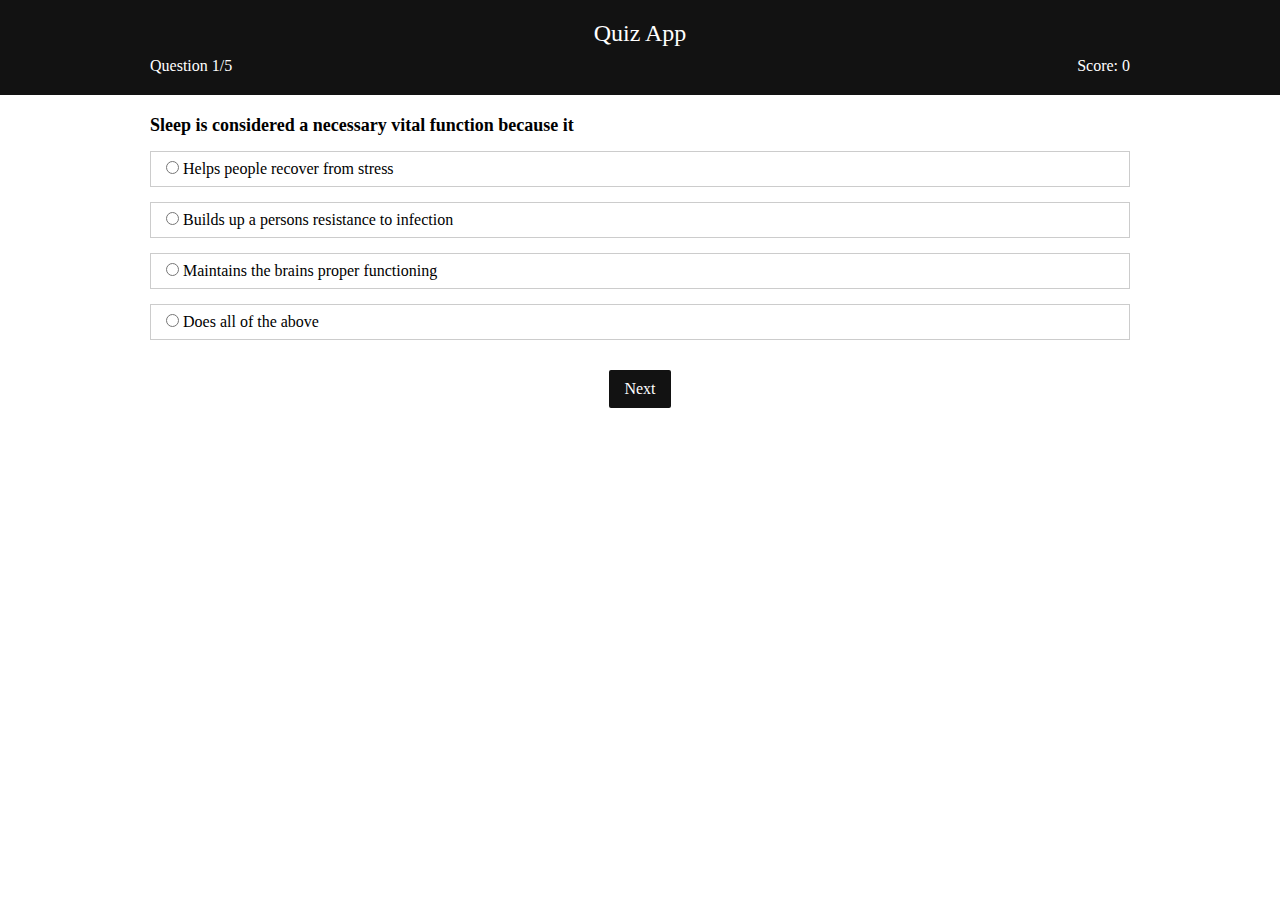
<file: 4-Quiz_Project/index.html>
<!DOCTYPE html>
<html lang="en">
<head>
    <meta charset="UTF-8">
    <meta name="viewport" content="width=device-width, initial-scale=1.0">
    <title>Quiz</title>
    <link rel="stylesheet" href="style.css">
</head>
<body>
    <header>
        <div class="quiz_head">Quiz App</div>
        <div class="sec_head">
            <p class="q_no">Question <span id="index">1</span>/5</p>
            <p class="score">Score: 0</p>
        </div>
    </header>
    <main>
        <p class="question">What is 2 + 2?</p>
        <div class="options">
            <p class="option">
                <input class="radio" type="radio" name="options" id="a" value="a">
                <label for="a" class="A">1</label>
            </p>
            <p class="option">
                <input class="radio" type="radio" name="options" id="b" value="b">
                <label for="b" class="B">2</label>
            </p>
            <p class="option">
                <input class="radio" type="radio" name="options" id="c" value="c">
                <label for="c" class="C">3</label>
            </p>
            <p class="option">
                <input class="radio" type="radio" name="options" id="d" value="d">
                <label for="d" class="D">4</label>
            </p>
            
        </div>
        <div class="button">
            <p class="next">Next</p>
        </div>
        <div class="showScore">
            <p></p>
        </div>
    </main>
</body>
<script src="script.js"></script>
</html>
</file>
<file: 1-Resume_Project/style.css>
*{
    padding: 0;
    margin: 0;
    box-sizing: border-box;
}
body{
    display: flex;
    justify-content: center;
}

.page{
    display: flex;
    max-width: 70vw;
    min-height: 100vh;
}

.left{
    width:35%;
    min-height:100%;
}
.right{
    background-color: rgba(173, 173, 173, 0.621);
    width: 65%;
}

.profile_photo{
    width: 300px;
    height: 330px;
    border-radius: 50%;
    margin-bottom: 10px;
}

/* left side profile heading */
.page .head{
    padding: 20px 0;
    text-align: center;
    width: 100%;
    background-color: blueviolet;
}
/* font color to white & family i choosed roboto  */
.head h1, .head h2{
    color: white;
    font-family: 'Roboto', sans-serif;
}
/* giving margin to id's section for look diffrent section from above */
.head span{
    margin: 15px;
    line-height: 2rem;
}
/* here i selected all icons from left side for maintainability */
.left i{
    margin-right: 9px;
}
/* text properties for ids */
.head span a{
    text-decoration: none;
    color: #ffffff;
    font-size: 1.1rem;
}
.head span a:hover{
    color: #00008b;
}

/* left side main section */
/* adjusting padding and bgc */
.page .left .main{
    width: 100%;
    height: 40rem;
    background-color: rgb(178, 182, 179);
    padding: 24px 0px;
}
/* making all text to the little-right */
.page .left .main div{
    margin-left: 30px;
}
.skill, .certificates{
    margin-top: 24px;
}
.main .contact p, .main .skill h3{
    margin-left: 20px;
    font-family: 'Inter', sans-serif;
}
.left .main li, .left .main h2{
    font-family: 'Inter', sans-serif;
}
.main ul{
    margin-left: 20px;
}

.contact_detail{
    font-size:1.1rem;
    line-height: 2rem;
}

/* targeting contact, skills, & certificates for giving it right margin */
.main h2{
    line-height: 2rem;
}
.skill h3{
    line-height: 2rem;
}
.certificates ul li{
    line-height: 2rem;
}
.contact_detail--main{
    opacity: 0.8;
}



/* Let's move to the right side of the template */
/* giving padding to the right side */
.right{
    background-color: rgb(222, 158, 158);
}
.page .right{
    padding: 0 30px;
}
/* changing all heading's color and font style & giving padding */
.right h2{
    color: blueviolet;
    font-family: 'Roboto', sans-serif;
    padding-bottom: 10px;   
    padding-top: 25px;
}
/* giving right side font family */
.right p{
    font-family: 'Inter', sans-serif;
}
/* changing the color of braking line */
.right hr {
    border: none; /* Remove the default line */
    height: 2px;  /* Set the height of the line */
    background-color: rgb(72, 71, 71); /* Change the color to red */
    padding-top: 4px;
}
/* setting up heading inside of work experience */
.roll_name_1_heading, .roll_name_2_heading{
    width: 100%;
}
.work_exp .roll_name_1_heading, .work_exp .roll_name_2_heading{
    display: flex;
    justify-content: space-between;
}
/* fixing up with arrow icons giving */
.roll_name_1, .roll_name_2, .project_name_1, .project_name_2, .education-1, .education-2, .objective p{
    display: flex;
    padding-top: 12px;
}
.right i{
    margin-right: 17px;
}

/* setting up subheadings of right side */
.roll_name_1_heading, .roll_name_2_heading, .project_subheading-1, .project_subheading-2, .education_subheading-1, .education_subheading-2{
    font-weight: 600;
    font-size: 1.1rem;
    margin-bottom: 5px;
    opacity: 0.9;
}
</file>
<file: 2-Web_Page_Clone/style.css>
*{
    margin: 0;
    padding: 0;
    box-sizing: border-box;
}
.page{
    width: 100vw;
    height: 100vh;
    background-image: url(assets/hero-image.png);
    background-repeat: no-repeat;
    background-position: right;
}
.main{
    max-width: 100%;
    height: 100%;
    margin: 15px 80px;
}



/* here starts from navigation */
header{
    display: flex;
    justify-content: space-between;
}
header nav ul li{
    list-style: none;
    display: inline-block;
    margin: 20px 20px;
    font-size: 1.1rem;
}

header .search{
    display: flex;
    align-items: center;
}
header .search div{
    background-color: rgb(226, 46, 76);
    margin: 10px 20px;
    padding: 8px 15px;
    border-radius: 9px;
    color: white;
    font-size: 1.1rem;
}
header .search img{
    width: 26px;
    height: 26px;
}


.car_loan{
    display: flex;
    justify-content: center;
    margin-top: 18px;
}
.car_loan div{
    box-shadow: 5px 5px 10px 0px rgba(0, 0, 0, 0.5);
    border-radius: 50px;
    padding: 10px 15px;
    font-size: 1.2rem;
    display: flex;
    justify-content: space-around;
    align-items: center;
}
.car_loan div img{
    margin-right: 15px;
}
.car_loan div span{
    font-size: 1.1rem;
}


.house_loan{
    display: flex;
    justify-content: end;
    align-items: center;
}
.house_loan div{
    box-shadow: 5px 5px 10px 0px rgba(0, 0, 0, 0.5);
    border-radius: 50px;
    padding: 10px 15px;
    font-size: 1.2rem;
    display: flex;
    justify-content: space-around;
    align-items: center;
}
.house_loan div img{
    margin-right: 15px;
}
.house_loan div span{
    font-size: 1.1rem;
}



/* main part begins here */
main .content h1{
    font-size: 4.8rem;
    margin: 20px 0;
}
main .content p{
    font-size: 1.5rem;
    opacity: 0.8;
    line-height: 2rem;
}
.content div{
    display: flex;
}
.buttons .btn-1{
    background-color: rgb(226, 46, 76);
    color: white;
    border-radius: 5px;
    margin-right: 7px;
    border: 2px solid rgb(226, 46, 76);
}
.buttons .btn-2{
    background-color: white;
    color: rgb(226, 46, 76);
    border: 2px solid rgb(226, 46, 76);
    border-radius: 5px;
    margin-left: 9px;
}
.buttons .btn{
    padding: 10px 19px;
    margin-top: 25px;
}


/* footer */
footer{
    display: flex;
    margin-top: 90px;
}
footer .contact{
    display: flex;
    align-items: center;
    font-size: 1.1rem;
    opacity: 0.8;
    margin: 0 15px;
}
footer .contact img{
    margin-right: 9px;
}
footer p{
    font-size: 1.2rem;
}
.social_media img:not(.social_media img:nth-child(2)){
    margin-left: 8px;
}
.social_media img:first-child{
    margin-right: 3px;
}
</file>
<file: 3-Red_Bus_Clone/style.css>
body{
    margin: 0;
    padding: 0;
    box-sizing: border-box;
    font-family: 'Montserrat', sans-serif;
}

/* navbar starts here */
.nav{
    box-shadow: 0 10px 15px -3px rgba(0, 0, 0, 0.1),
    0 4px 6px -2px rgba(0, 0, 0, 0.05);
    background-color: #f8f8f8;
    padding: 0.8rem 10rem;
    display: flex;
    justify-content: space-between;
    align-items: center;
    position: sticky;
    top: 0;
    z-index: 100;
    align-items: center;
    font-size: 1.125rem/* 18px */;
    line-height: 1.75rem/* 28px */;
}
.nav .left{
    display: flex;
    align-items: center;
}
.nav .left .logo{
    margin-right: 9rem;
}
.nav .left .logo img{
    cursor: pointer;;
}
.nav .left .nav_items{
    display: flex;
    align-items: end;
}
.nav .left .nav_items div{
    padding: 0.8rem 0.5rem;
    display: flex;
    flex-direction: column;
    margin: 0 0.5rem;
    align-items: center;
    justify-content: center;
}
.nav .left .nav_items div:hover{
    cursor: pointer;
    background-color: rgb(203 213 225);
}
.nav .left .nav_items img{
    width: 40px;
    filter: grayscale(1) brightness(0)
}
.nav .left .nav_items img:hover{
    filter: grayscale(0);
}

.nav .right{
    display: flex;
}
.nav .right .item{
    display: flex;
    align-items: center;
    padding: 0.5rem;
    border-radius: 0.5rem;
}
.nav .right .item i{
    margin: 0 0.5rem;
}
.nav .right .item:hover{
    background-color:  rgb(203 213 225);
    cursor: pointer;
}
/* navbar ends here */


/* header section starts here */
header{
    background-image: url(./assets/allu_arjun_bgc.png);
    min-height: 100vh;
    background-repeat: no-repeat;
    padding-top: 4.2rem;
    background-size: 100%;
}
header .wrapper .heading{
    font-size: 2.3rem;
    line-height: 2.8rem/* 40px */;
    font-weight: bolder;
    color: white;
    display: flex;
    justify-content: center;
}
header .wrapper .search{
    display: flex;
    justify-content: center;
    margin-top: 2rem;
}
header .wrapper .search .search_deep{
    background-color: white;
    display: flex;
    align-items: center;
    height: 100%;
    border-top-left-radius: 35px;
    border-bottom-left-radius: 35px;
}
header .wrapper .search .search_deep .item .in{
    display: flex;
    align-items: center;
    padding-right: 90px;
}
header .wrapper .search .search_deep .item{
    height: 100%;
    padding: 30px;
}
header .wrapper .search .search_deep .to{
    position: relative;
    display: flex;
    align-items: center;
}
header .wrapper .search .search_deep .to .two_arrow{
    position: absolute;
    left: -25px;
}
header .wrapper .search .search_deep .from, header .wrapper .search .search_deep .to{
    border-right: 2px solid rgb(226 232 240);

}
header .wrapper .search .search_deep .search_b{
    border: none;
}
header .wrapper .search .search_deep .from, header .wrapper .search .search_deep .to{
    padding-right: 60px;
}
header .wrapper .search .search_deep .date{
    padding-right: 60px;
}
header .wrapper .search p{
    font-size:larger;
}
header .wrapper .search .search_deep i{
    margin-right: 10px;
}
header .wrapper .search p{
    font-size:1..4rem;
}
header .wrapper .search .search_b{
    background-color: rgb(216, 78, 85);;
    border-top-right-radius: 35px;
    border-bottom-right-radius: 35px;
    display: flex;
    align-items: center;
    padding:0 60px;
    font-weight:800;
    color: white;
}

/* trending cards */
.trending_offers--wrapper{
    display: flex;
    justify-content: center;
    margin-top: 160px;
}
.trending_offers{
    background-color: white;
    width: 100%;
    margin-left: 10rem;
    margin-right: 10rem;
    padding: 20px 25px 25px 25px;
    border-radius: 25px;
}
.trending_cards{
    display: flex;
    justify-content: space-between;
    align-items: center;
}
.trending_cards_set{
    display: grid;
    grid-template-columns: repeat(3, 1fr);
    gap: 30px;
}
.trending_offers .trending_heading{
    display: flex;
    justify-content: space-between;
    align-items: center;
    margin-bottom: 20px;
}
.trending_offers .trending_heading h1{
    font-weight: 400;
    font-size: 32px;
    line-height: 39px;
}
.trending_offers .trending_heading div{
    color: rgb(16, 52, 217);
    font-weight: 500;
    border-radius: 1.5rem;
    border: 1px solid rgb(170, 170, 170);
    padding: 10px 24px;
    font-size: 21px;
    cursor: pointer;
    text-decoration: none;
}

.trending_offers .trending_cards .first_card{
    display: flex;
    color: white;
    background-image: linear-gradient(71.04deg, rgb(12, 57, 139) -6.92%, rgb(62, 118, 216) 109.43%);
    border-radius: 15px;
    padding: 15px;
    padding-top: 26px;
}
.trending_offers .trending_cards .first_card img{
    border-radius: 50%;
    margin-right: 20px;
    margin-top: 20px;
}
.trending_offers .trending_cards .first_card .first_card_content .card_content--top{
    background-color: rgba(255, 255, 255, 0.2);
    padding: 5px 10px;
    font-size: 0.9rem;
    display: inline-block;
    border-radius: 15px;
}
.trending_offers .trending_cards .first_card .first_card_content .card_content--data{
    font-weight:bolder;
    font-size: 1.1rem;
}
.trending_offers .trending_cards .first_card .first_card_content .card_unimp{
    font-size: 0.9rem;
}
.trending_offers .trending_cards .first_card .first_card_content .card_bottom{
    display: flex;
    align-items: center;
}
.trending_offers .trending_cards .first_card .first_card_content .card_bottom .card_bottom--coupon{
    background-color: rgba(255, 255, 255, 0.2);
    border: 2px dotted white;
    padding: 2px 8px;
    font-size: 0.9rem;
    display: inline-block;
    border-radius: 5px;
    margin-right: 15px;
}
.trending_offers .trending_cards .second_card{
    background-image: linear-gradient(71.04deg, rgb(39, 57, 101) -6.92%, rgb(80, 210, 149) 109.43%);
}
.trending_offers .trending_cards .third_card{
    background-image: linear-gradient(71.04deg, rgb(72, 0, 4) -6.92%, rgb(216, 78, 85) 109.43%)
}
.trending_cards .two_arrow{
    border-radius: 50%;
    background-color: rgb(232, 235, 238);
    padding: 13px;
    cursor: pointer;
}
.trending_cards .left_arrow{
    margin-right: 20px;
}
.trending_cards .right_arrow{
    margin-left: 20px;
}
/* header section ends here */


/* main section starts here */
main{
    padding: 0 10rem;
}

/* first section | get more than red bus */
.first_section{
    display: flex;
    justify-content: space-between;
    margin-top: 120px;
}
.first_section .first_section__left--heading {
    text-transform: uppercase;
    font-weight: lighter;
    font-size: 46px;
    line-height: 4.1rem;
    margin-top: 0;
}
.first_section .first_section__left--heading span{
    font-weight: 800;
}
.first_section .left .first_section_left--content .buttons{
    display: flex;
    border-bottom: 2px solid slategrey;
    justify-content: space-around;
    margin-right: 150px;
}
.first_section .left .first_section_left--content .buttons .first_button{
    display: flex;
    align-items: center;
}
.first_section .left .first_section_left--content .buttons .first_button--first{
    border-bottom: 4px solid red;
}
.first_section .left .first_section_left--content .buttons .first_button--second:hover{
    background-color: rgb(224, 225, 226);
    border-radius: 15px;
}
.first_section_left--content .buttons .first_button--second img{
    filter: grayscale(10);
}
.first_section_left--content .buttons .first_button--second img:hover{
    filter: grayscale(0);
}
.first_section .left .first_section_left--content .buttons .first_button div{
    display: flex;
    padding: 5px 30px;
    cursor: pointer;
    font-size: 1.1rem;
    font-weight: 400;
}
.first_section .left .first_section_left--content .buttons .first_button div img{
    width: 50px;
    margin-right: 10px;
}
.first_section .left .first_section_left--content .buttons .border_first--section{
    max-height: 50%;
    border-right: 2px solid slategray;
    margin: 10px;
}
.first_section .first_section_left--subheading{
    font-size: 1.1rem;
    margin-top: 47px;
    margin-bottom: 37px;
}
.airport_transport{
    padding-top: 5px;
}
.first_section_left--options-- img{
    width: 70px;
}
.first_section .first_section_left--options--{
    display: flex;
    align-items: center;
    font-weight: 600;
    font-size: 1.2rem;  
    margin-left: 20px;
    margin-bottom: 23px; 
    gap:2rem;
}
.first_section .first_section--button{
    background-color: rgb(216, 78, 85);
    border-radius: 17px;
    display: inline-block;
    padding: 20px 29px;
    color: white;
    font-size: 1.2rem;
    font-weight: 600;
    cursor: pointer;
    margin-top: 69px;
}
.first_section .first_section--button i{
    margin-left: 10px;
}
.first_section .first_section--right{
    background-image: url(./assets/bgc_of_cars.svg);
    background-size: cover;
}
.first_section .first_section--right img{
    position: relative;
    top: 170px;
    right: 80px;
}

/* second section | enjoy the app  */
.second_section{
    margin: 180px 0;
}
.second_section--wrapper{
    background-image: url(./assets/bag_bgc.svg);
    background-size: cover;
    border-radius: 48px;
    padding: 2rem;
    display: flex;
    flex-direction: column;
    gap: 2rem;
}
.second_section--wrapper .second_section--heading{
    color: rgb(255, 255, 255);
    font-size: 2.8rem;
    line-height: 3rem;
    margin: 0 0;
}
.second_section--wrapper .second_section--content{
    display: flex;
    margin-top: 0;
    gap: 80px;
}
.second_section--wrapper .second_section--content .second_section--first_card{
    display: flex;
    flex-direction: column;
    padding: 3rem 2rem;
    background-color: rgb(255, 255, 255);
    border-radius: 1rem;
    width: 23.5rem;
}
.second_section--first_card--head{
    font-size: 18px;
    line-height: 22px;
    display: flex;
    align-items: center;
    gap: 20px;
}
.second_section--first_card--head--second{
    margin-top: 20px;
    margin-bottom: 35px;
}
.second_section--first_card--content{
    display: flex;
    font-weight: bold;
    justify-content: space-between;
}
.second_section--first_card--content .rating{
    font-size: 1.3rem;
}
.second_section--first_card--content .fiftyM{
    font-weight: 100;
    opacity: 90;
    margin: 10px 0;
}
.second_section--first_card--content--break_point{
    border-right: 2px solid rgb(81, 79, 79);
    width: 4px;
}
.second_section--content .second_section--second_card{
    display: flex;
    gap: 80px;
    margin-top: 35px;
}
.second_section--second_card--heading{
    color: white;
    font-weight: bold;
    font-size: 1.2rem;
}
.second_section--second_card--second{
    display: flex;
    flex-direction: column;
}
.second_section--second_card--second img{
    margin-bottom: 17px;
}

/* third section | primo  */
.fourth_section{
    font-size: 1.1rem;
}
.third_section{
    display: flex;
    flex-direction: column;
    gap: 3.25rem;
}
.third_section .primo_banner{
    display: flex;
    justify-content: center;
}
.third_section .third_section_cards{
    display: grid;
    grid-template-columns: repeat(3, 1fr);
    gap: 50px;
    padding: 0 50px;
}
.third_section .third_section_cards .primo_card1{
    display: flex;
    padding: 0 1.5rem;
    border-radius: 20px;
    background-image: linear-gradient(to right, rgb(38, 72, 153), rgb(125, 70, 134));
    gap: 1.5rem;
    color: white;
}
.third_section .third_section_cards .primo_card1 .primo_card1--content--heading{
    font-size: 1.3rem;
    line-height: 27px;
    font-weight: 700;
}

/* section 4 | partnered with */
.fourth_section{
    margin-top: 12rem;
}
.fourth_section h1{
    font-size: 2.8rem;
    line-height: 3rem;
    font-weight: 500;
}
.fourth_section__first--head{
    font-size: 1.1rem;
    display: flex;
    justify-content: space-between;
    padding: 0;
    align-items: center;
    margin: 1.7rem 0;
}
.fourth_section__first--head--first{
    font-size: 2rem;
    font-weight: 300;
    color: rgb(26, 28, 30);
}
.fourth_section__first--head--second{
    border: 2px solid slategrey;
    border-radius: 10px;
    padding: 12px 19px;
}
.fourth_section__first--head__content--card img{
    width: 112px;
    height: 112px;
}
.fourth_section__first--content{
    display: flex;
    justify-content: space-between;
    padding: 0 20px;
}
.fourth_section__first--head__content--card{
    display: flex;
    flex-direction: column;
    align-items: center;
}
.fourth_section--second .travel_connection--list{
    display: grid;
    grid-template-columns: repeat(6, 1fr);
    gap: 1rem;
}
.fourth_section .travel_connections{
    padding: 20px 20px;
}
.fourth_section .travel_connections:hover{
    cursor: pointer;
    background-color: #e9e9e9;
    border-radius: 15px;
}

/* section 5 | FAQ */
.fifth_section{
    margin-top: 10rem;
}
.fifth_section h1{
    font-size: 2.8rem;
    line-height: 3rem;
    font-weight: 500;
}
.fifth_section .faq_content{
    display: flex;
    gap: 20px;
    margin-bottom: 2rem;
}
.fifth_section .faq_content p{
    font-size: 1.15rem;
    padding: 10px;
}
.fifth_section i{
    font-size: 1.5rem;
}
.faq_content p:first-child{
    color:rgb(216, 78, 85);
    border-bottom: 4px solid red;
}
.faq_content p:not(.faq_content p:first-child):hover{
    border-bottom: 4px solid slategrey;
    cursor: pointer;
}
.fifth_section .faq{
    display: grid;
    gap: 35px;
}
.fa1_qs{
    display: flex;
    justify-content: space-between;
    border: 2px solid rgb(244, 244, 244);
    padding: 12px 25px;
    border-radius: 15px;
    font-weight: 600;
    align-items: center;
}

/* sixth section | global presence */
.sixth_section{
    margin-top: 10rem;
}
.sixth_section h1{
    font-size: 2.8rem;
    line-height: 3rem;
    font-weight: 500;
    margin-bottom: 4rem;
}
.sixth_section .countries .country p{
    font-size: 1.4rem;
    font-weight: bold;
    padding: 10px 15px;
    border-radius: 12px;
    cursor: pointer;
}
.sixth_section .countries .country p:hover{
    background-color: #e9e9e9;
}
.sixth_section .countries .country{
    display: flex;
    flex-direction: column;
    align-items: center;
}
.sixth_section .countries{
    display: flex;
    justify-content: space-between;
    padding: 0 20px;
}

/* above arrow */
.above_arrow_wrapper{
    display: flex;
    justify-content: end;
    margin: 100px 0 40px 0;
}
.above_arrow_wrapper .above_arrow{
    border: 2px solid slategrey;
    padding: 21px 15px;
    border-radius: 15px;
    cursor: pointer;
}
.above_arrow i {
    animation: bounce 1.5s infinite;
}
@keyframes bounce {
    0%, 100% {
        transform: translateY(-55%);
        animation-timing-function: cubic-bezier(0.8,0,1,1);
    }
    50% {
        transform: translateY(55%);
        animation-timing-function: cubic-bezier(0,0,0.2,1);
    }
}


/* footer */
footer{
    background-color: #f7f7f7;
    padding: 2rem 10rem;
    margin: 0;
}
.footer--first{
    display: flex;
    justify-content: space-between;
}
.footer_h{
    font-weight: bold;
    font-size: 1.1rem;
    line-height: 1.8rem;
}
.footer_p{
    line-height: 1.7rem;
    font-weight: 100;
}
/* border */
.footer_border{
    border-bottom: 2px solid rgb(234, 234, 235);
    margin: 40px 0;
}
.footer--second img{
    width: 120px;
    /* height: 120px; */
}
.footer--second{
    display: flex;
    justify-content: space-between;
}
.footer--second .footer_first--h{
    width: 17rem;
}
.footer--third{
    display: flex;
    align-items: center;
    justify-content: space-between;
}
.footer--third div i{
    margin-left: 14px;
    font-size: 1.5rem;
    cursor: pointer;
}
.footer_p:hover{
    cursor: pointer;
}

/* some extra styling */
.btn:hover{
    box-shadow: 0 10px 15px -3px rgba(0, 0, 0, 0.1),
    0 4px 6px -2px rgba(0, 0, 0, 0.05);
    cursor: pointer;
}
.btn-no:hover{
    box-shadow: 0 10px 15px -3px rgba(0, 0, 0, 0.1),
    0 4px 6px -2px rgba(0, 0, 0, 0.05);
}
.first_card:hover{
    box-shadow: 0 10px 15px -3px rgba(0, 0, 0, 0.1),
    0 4px 6px -2px rgba(0, 0, 0, 0.05);
    transform: scale(1.1);   
}
header .wrapper .search .search_deep:hover{
    box-shadow: 0 10px 15px -3px rgba(0, 0, 0, 0.1),
    0 4px 6px -2px rgba(0, 0, 0, 0.05);
}
</file>
<file: 4-Quiz_Project/style.css>
*{
    margin: 0;
}
header{
    color: white;
    background-color: #121212;
    padding: 20px 150px;
}
.quiz_head{
    text-align: center;
    font-size: x-large;
    margin-bottom: 10px;
}
.sec_head{
    display: flex;
    flex-direction: row;
    justify-content: space-between;
}

main{
    padding: 20px 150px;
}
main .question{
    font-size: large;
    font-weight: 600;
}

.options .option{
    border: #ccc 1px solid;
    margin: 15px 0;
    padding: 8px 15px;
}

.button{
    margin-top: 30px;
    text-align: center;
}
.next{
    background-color: #121212;
    color: white;
    display: inline-block;
    padding: 10px 15px;
    border-radius: 2px;
    cursor: pointer;
}
</file>
